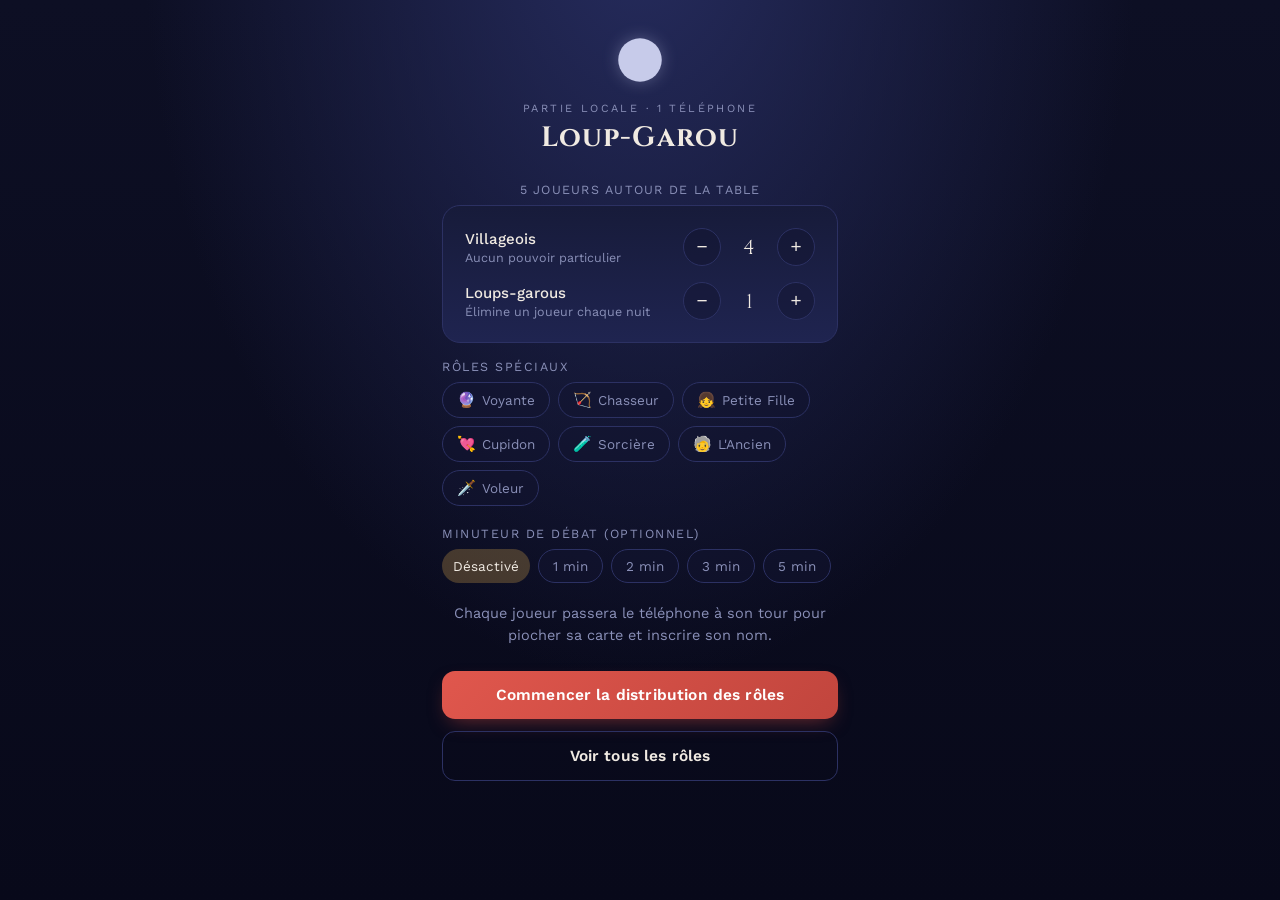
<file: index.html>
<!doctype html>
<html lang="fr">
  <head>
    <meta charset="UTF-8" />
    <meta
      name="viewport"
      content="width=device-width, initial-scale=1.0, maximum-scale=1, user-scalable=no, viewport-fit=cover"
    />
    <title>Loup-Garou</title>

    <!-- PWA -->
    <link rel="manifest" href="manifest.json" />
    <meta name="theme-color" content="#0d0f24" />
    <meta name="background-color" content="#08091a" />
    <link rel="icon" type="image/png" sizes="32x32" href="icons/favicon-32.png" />
    <link rel="apple-touch-icon" href="icons/apple-touch-icon.png" />
    <meta name="apple-mobile-web-app-capable" content="yes" />
    <meta name="mobile-web-app-capable" content="yes" />
    <meta name="apple-mobile-web-app-status-bar-style" content="black-translucent" />
    <meta name="apple-mobile-web-app-title" content="Loup-Garou" />
    <meta
      name="description"
      content="Jeu de Loup-Garou en local, un téléphone qui passe entre les joueurs."
    />
    <meta name="format-detection" content="telephone=no" />

    <link rel="stylesheet" href="css/style.css" />
  </head>
  <body>
    <div id="app"></div>

    <!-- Ordre important : chaque fichier dépend du(des) précédent(s). -->
    <script src="js/roles.js"></script>
    <script src="js/state.js"></script>
    <script src="js/templates.js"></script>
    <script src="js/app.js"></script>
  </body>
</html>
</file>
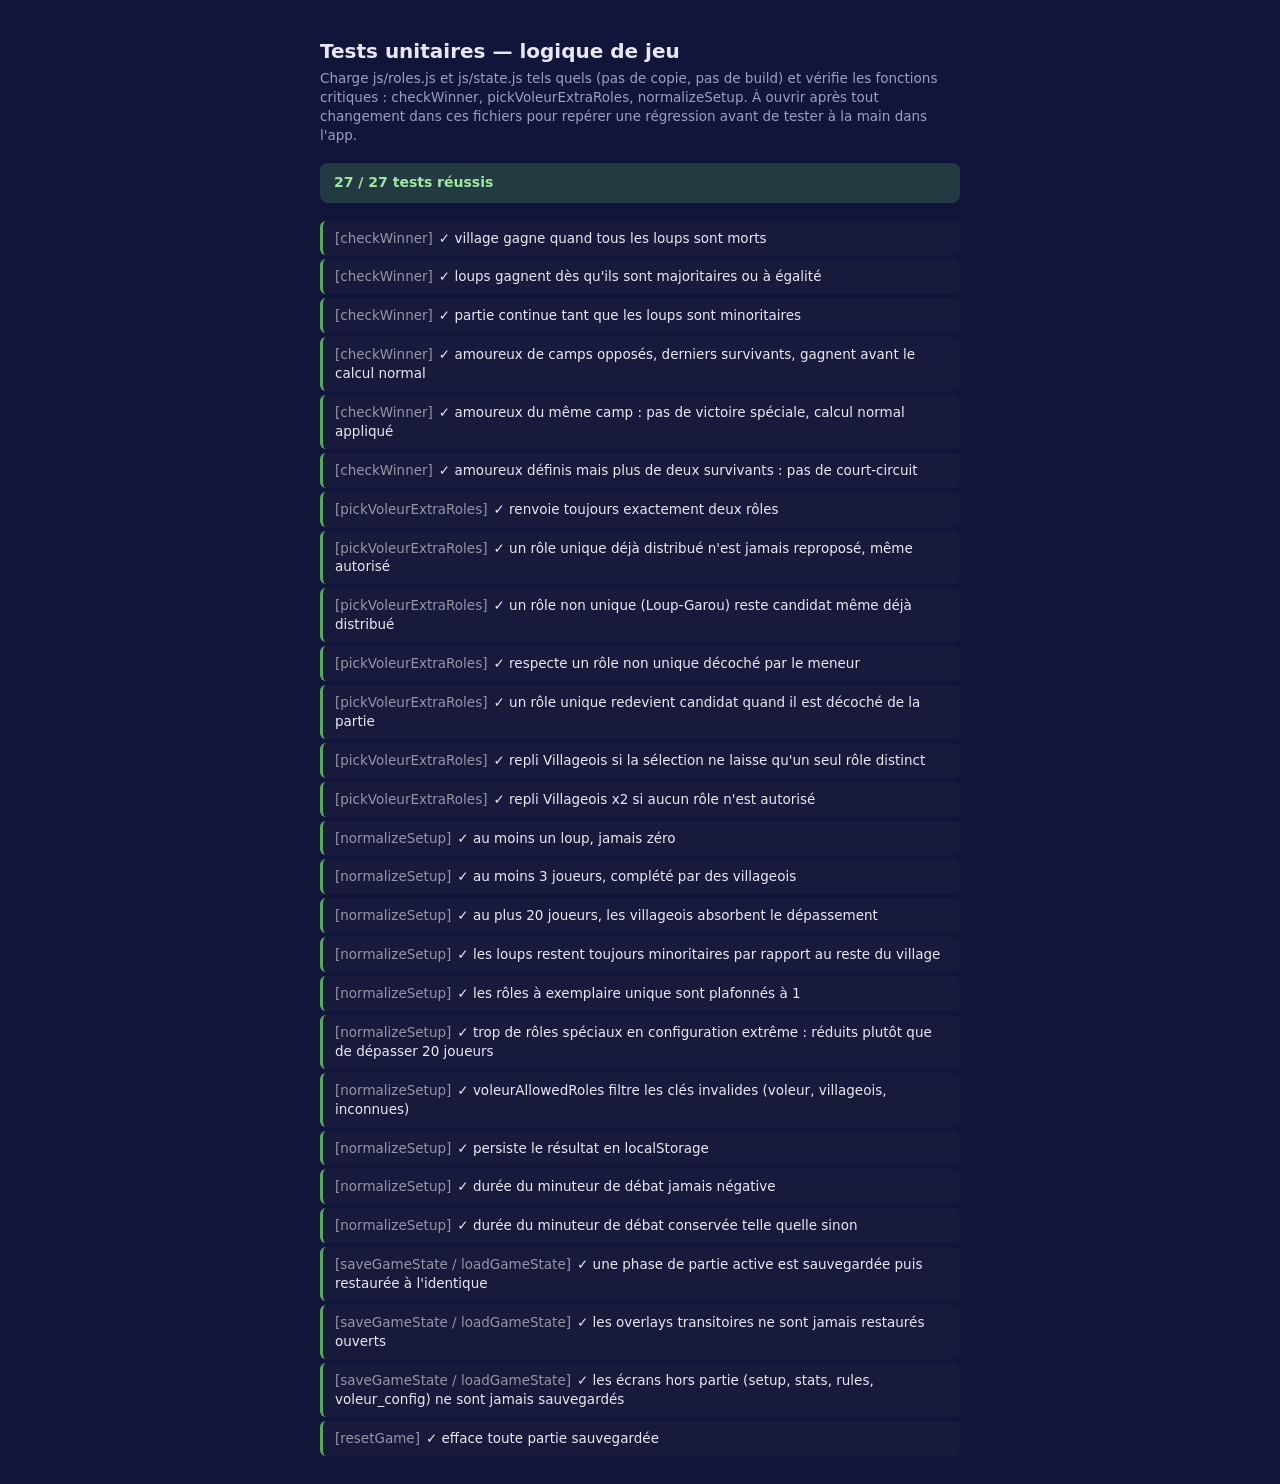
<file: test/index.html>
<!doctype html>
<html lang="fr">
<head>
<meta charset="UTF-8" />
<title>Tests — Loup-Garou</title>
<style>
  body {
    font-family: system-ui, sans-serif;
    background: #12153a;
    color: #e8e8f5;
    padding: 24px;
    max-width: 640px;
    margin: 0 auto;
    line-height: 1.4;
  }
  h1 { font-size: 20px; margin-bottom: 4px; }
  p.intro { color: #9a9fc4; font-size: 13.5px; margin: 0 0 18px; }
  .summary {
    font-weight: 600;
    margin: 0 0 18px;
    padding: 10px 14px;
    border-radius: 8px;
    font-size: 14px;
  }
  .summary.ok { background: rgba(90, 168, 90, 0.25); color: #9fe89f; }
  .summary.fail { background: rgba(193, 69, 61, 0.25); color: #ff8f86; }
  ul { list-style: none; padding: 0; margin: 0; }
  li {
    padding: 8px 12px;
    border-radius: 6px;
    margin-bottom: 4px;
    font-size: 13.5px;
  }
  li.pass { background: #171a3a; border-left: 3px solid #5aa85a; }
  li.fail { background: #2a1015; border-left: 3px solid #c1453d; color: #ff8f86; }
  li .err { display: block; font-size: 12px; opacity: 0.85; margin-top: 4px; white-space: pre-wrap; }
  li .group { opacity: 0.6; margin-right: 6px; }
</style>
</head>
<body>
  <h1>Tests unitaires — logique de jeu</h1>
  <p class="intro">
    Charge js/roles.js et js/state.js tels quels (pas de copie, pas de build) et
    vérifie les fonctions critiques : checkWinner, pickVoleurExtraRoles,
    normalizeSetup. À ouvrir après tout changement dans ces fichiers pour
    repérer une régression avant de tester à la main dans l'app.
  </p>
  <div id="summary" class="summary">Exécution...</div>
  <ul id="results"></ul>

  <!-- state.js appelle render() via set()/resetGame() ; ces fonctions ne
       sont pas testées ici, mais ce stub évite un crash si un changement
       futur leur fait emprunter ce chemin par erreur. -->
  <script>function render() {}</script>
  <script src="../js/roles.js"></script>
  <script src="../js/state.js"></script>
  <script src="tests.js"></script>
</body>
</html>
</file>
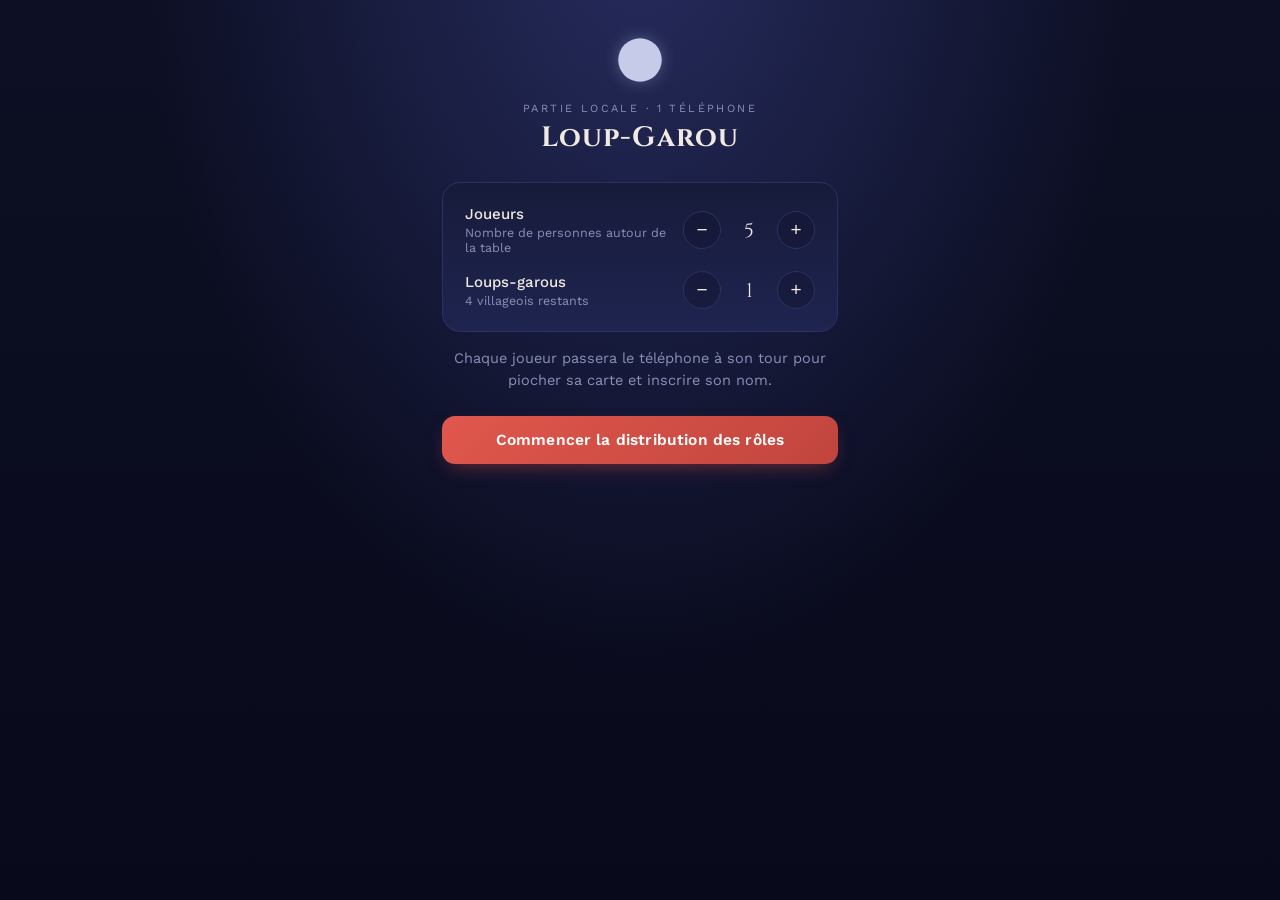
<file: loup-garou.html>
<!DOCTYPE html>
<html lang="fr">
<head>
<meta charset="UTF-8">
<meta name="viewport" content="width=device-width, initial-scale=1.0, maximum-scale=1, user-scalable=no">
<title>Loup-Garou</title>
<style>
@import url('https://fonts.googleapis.com/css2?family=Cinzel:wght@600;700&family=Work+Sans:wght@400;500;600;700&display=swap');

:root{
  --bg-night:#0d0f24;
  --bg-panel:#171b3a;
  --bg-panel-2:#1f2450;
  --accent-blood:#c1453d;
  --accent-blood-bright:#e0574d;
  --accent-gold:#d9a94e;
  --text-light:#f0eae2;
  --text-muted:#8a90b8;
  --border:#2c3163;
}

*{box-sizing:border-box; -webkit-tap-highlight-color:transparent;}
html,body{height:100%; margin:0;}
body{
  font-family:'Work Sans', sans-serif;
  background:
    radial-gradient(ellipse at 50% -10%, #262c5e 0%, transparent 55%),
    linear-gradient(180deg, var(--bg-night) 0%, #08091a 100%);
  color:var(--text-light);
  min-height:100vh;
  display:flex;
  align-items:center;
  justify-content:center;
  overflow-x:hidden;
}

#app{
  width:100%;
  max-width:440px;
  min-height:100vh;
  display:flex;
  flex-direction:column;
  padding:28px 22px 34px;
  position:relative;
}

/* ---- signature: the moon ---- */
.moon-wrap{
  display:flex;
  justify-content:center;
  margin-bottom:10px;
}
.moon-svg{ width:64px; height:64px; transition: filter .8s ease; }
.moon-body{ transition: fill 1s ease; }
.moon-glow-night   { filter: drop-shadow(0 0 14px rgba(230,230,255,.55)); }
.moon-glow-blood   { filter: drop-shadow(0 0 16px rgba(193,69,61,.75)); }
.moon-glow-gold    { filter: drop-shadow(0 0 16px rgba(217,169,78,.7)); }
.moon-glow-calm    { filter: drop-shadow(0 0 8px rgba(180,185,220,.35)); }

.eyebrow{
  text-align:center;
  font-size:11px;
  letter-spacing:.22em;
  text-transform:uppercase;
  color:var(--text-muted);
  margin-bottom:4px;
}
h1.title{
  font-family:'Cinzel', serif;
  font-weight:700;
  text-align:center;
  font-size:28px;
  letter-spacing:.04em;
  margin:0 0 26px;
  color:var(--text-light);
}
h2.stitle{
  font-family:'Cinzel', serif;
  font-weight:600;
  font-size:20px;
  text-align:center;
  letter-spacing:.02em;
  margin:0 0 6px;
}
.subtitle{
  text-align:center;
  color:var(--text-muted);
  font-size:14.5px;
  line-height:1.5;
  margin:0 0 24px;
}

.panel{
  background:linear-gradient(180deg, var(--bg-panel) 0%, var(--bg-panel-2) 100%);
  border:1px solid var(--border);
  border-radius:18px;
  padding:22px;
  margin-bottom:16px;
}

.row{
  display:flex;
  align-items:center;
  justify-content:space-between;
  gap:14px;
}
.row + .row{ margin-top:16px; }
.row .label{ font-size:15px; font-weight:500; }
.row .sub{ font-size:12.5px; color:var(--text-muted); margin-top:2px; }

.stepper{
  display:flex;
  align-items:center;
  gap:14px;
}
.stepper button{
  width:38px; height:38px;
  border-radius:50%;
  border:1px solid var(--border);
  background:#12153080;
  color:var(--text-light);
  font-size:19px;
  display:flex; align-items:center; justify-content:center;
  cursor:pointer;
}
.stepper button:active{ transform:scale(.94); }
.stepper .val{
  font-family:'Cinzel', serif;
  font-size:20px;
  min-width:28px;
  text-align:center;
}

.btn{
  display:block;
  width:100%;
  padding:15px 18px;
  border-radius:13px;
  border:none;
  font-family:'Work Sans', sans-serif;
  font-weight:600;
  font-size:15.5px;
  letter-spacing:.01em;
  cursor:pointer;
  text-align:center;
}
.btn:active{ transform:scale(.985); }
.btn-primary{
  background:linear-gradient(135deg, var(--accent-blood-bright), var(--accent-blood));
  color:#fff;
  box-shadow:0 8px 20px -8px rgba(193,69,61,.6);
}
.btn-primary:disabled{
  background:#3a3f66;
  color:#767ba6;
  box-shadow:none;
  cursor:not-allowed;
}
.btn-ghost{
  background:transparent;
  color:var(--text-light);
  border:1px solid var(--border);
}
.btn-gold{
  background:linear-gradient(135deg, #ecc873, var(--accent-gold));
  color:#241a05;
  box-shadow:0 8px 20px -8px rgba(217,169,78,.55);
}
.spacer{ flex:1; }
.footer-btn{ margin-top:auto; }

/* ---- card flip (role draw) ---- */
.card-zone{
  display:flex;
  justify-content:center;
  margin:14px 0 22px;
}
.card-flip{
  width:190px; height:270px;
  perspective:1200px;
}
.card-inner{
  position:relative;
  width:100%; height:100%;
  transition: transform .7s cubic-bezier(.2,.8,.3,1);
  transform-style:preserve-3d;
}
.card-flip.flipped .card-inner{ transform: rotateY(180deg); }
.card-face{
  position:absolute; inset:0;
  border-radius:16px;
  backface-visibility:hidden;
  display:flex; flex-direction:column;
  align-items:center; justify-content:center;
  padding:18px;
  border:1px solid var(--border);
}
.card-front{
  background:
    radial-gradient(circle at 50% 30%, #2a306b 0%, #14173a 70%);
}
.card-front .glyph{ font-size:40px; opacity:.85; margin-bottom:10px;}
.card-front .hint{ font-size:12.5px; color:var(--text-muted); text-transform:uppercase; letter-spacing:.14em; text-align:center;}
.card-back{
  transform: rotateY(180deg);
}
.card-back.role-loup{
  background:linear-gradient(160deg, #3a1414, #200a0a);
}
.card-back.role-villageois{
  background:linear-gradient(160deg, #2a2c50, #171a3a);
}
.card-back .glyph{ font-size:52px; margin-bottom:10px; }
.card-back .rolename{
  font-family:'Cinzel', serif;
  font-size:19px;
  font-weight:700;
  text-align:center;
}

input[type=text]{
  width:100%;
  padding:14px 16px;
  border-radius:12px;
  border:1px solid var(--border);
  background:#0f1230;
  color:var(--text-light);
  font-size:16px;
  font-family:'Work Sans', sans-serif;
  outline:none;
}
input[type=text]:focus{ border-color: var(--accent-gold); }
label.field-label{
  display:block;
  font-size:12.5px;
  color:var(--text-muted);
  text-transform:uppercase;
  letter-spacing:.12em;
  margin:16px 0 8px;
}

.progress{
  text-align:center;
  font-size:12.5px;
  color:var(--text-muted);
  letter-spacing:.1em;
  text-transform:uppercase;
  margin-bottom:8px;
}

/* player list (target selection / roster) */
.plist{ display:flex; flex-direction:column; gap:9px; margin:4px 0 18px;}
.pitem{
  display:flex; align-items:center; gap:12px;
  padding:13px 15px;
  border-radius:12px;
  border:1px solid var(--border);
  background:#12153080;
  cursor:pointer;
}
.pitem.selected{
  border-color:var(--accent-blood-bright);
  background:linear-gradient(135deg, rgba(193,69,61,.22), rgba(193,69,61,.08));
}
.pitem .dot{
  width:9px; height:9px; border-radius:50%;
  background:var(--text-muted);
  flex-shrink:0;
}
.pitem.selected .dot{ background:var(--accent-blood-bright); }
.pitem .name{ font-size:15px; font-weight:500; }
.pitem-none{ border-style:dashed; }
.pitem-none .name{ color:var(--text-muted); font-style:italic; }
.pitem-none.selected{
  border-color:var(--accent-gold);
  background:linear-gradient(135deg, rgba(217,169,78,.2), rgba(217,169,78,.06));
}
.pitem-none.selected .dot{ background:var(--accent-gold); }
.divider-label{
  text-align:center; font-size:11.5px; color:var(--text-muted);
  text-transform:uppercase; letter-spacing:.1em; margin:2px 0 9px;
}

.roster{ display:flex; flex-direction:column; gap:7px; margin:4px 0 20px; }
.roster .ritem{
  display:flex; align-items:center; justify-content:space-between;
  padding:10px 14px;
  border-radius:10px;
  background:#12153080;
  font-size:14px;
}
.roster .ritem.dead{ opacity:.45; text-decoration:line-through; }
.roster .rolebadge{
  font-size:11px;
  padding:3px 8px;
  border-radius:20px;
  text-transform:uppercase;
  letter-spacing:.06em;
}
.rolebadge.loup{ background:rgba(193,69,61,.25); color:#ff8f86;}
.rolebadge.villageois{ background:rgba(120,140,220,.2); color:#aab4ee;}

.center-icon{ font-size:52px; text-align:center; margin-bottom:14px; }

.fade-in{ animation: fadeIn .45s ease; }
@keyframes fadeIn{ from{opacity:0; transform:translateY(6px);} to{opacity:1; transform:translateY(0);} }

.winner-banner{
  text-align:center;
  font-family:'Cinzel', serif;
  font-size:24px;
  font-weight:700;
  margin:10px 0 4px;
}

/* ---- reveal-all floating button + overlay ---- */
.reveal-fab{
  position:fixed;
  left:18px; bottom:18px;
  width:52px; height:52px;
  border-radius:50%;
  border:1px solid var(--border);
  background:#171b3ae0;
  backdrop-filter:blur(6px);
  color:var(--text-light);
  font-size:22px;
  display:flex; align-items:center; justify-content:center;
  cursor:pointer;
  z-index:40;
  box-shadow:0 8px 22px -8px rgba(0,0,0,.6);
}
.reveal-fab:active{ transform:scale(.93); }

.reveal-overlay{
  position:fixed; inset:0;
  background:rgba(6,7,20,.88);
  backdrop-filter:blur(3px);
  z-index:60;
  display:flex;
  align-items:flex-end;
  justify-content:center;
}
.reveal-sheet{
  width:100%;
  max-width:440px;
  max-height:82vh;
  overflow-y:auto;
  background:linear-gradient(180deg, var(--bg-panel) 0%, #10132c 100%);
  border:1px solid var(--border);
  border-bottom:none;
  border-radius:22px 22px 0 0;
  padding:22px 20px 26px;
}
.reveal-sheet h2.stitle{ margin-bottom:2px; }
.reveal-sheet .subtitle{ margin-bottom:18px; }
.reveal-close{
  display:block;
  width:100%;
  margin-top:16px;
  padding:14px;
  border-radius:12px;
  border:1px solid var(--border);
  background:transparent;
  color:var(--text-light);
  font-family:'Work Sans', sans-serif;
  font-weight:600;
  font-size:15px;
  cursor:pointer;
}
</style>
</head>
<body>
<div id="app"></div>

<script>
const app = document.getElementById('app');

const ROLE_INFO = {
  'loup-garou': { label:'Loup-Garou', glyph:'🐺', cls:'loup' },
  'villageois': { label:'Villageois', glyph:'🌾', cls:'villageois' }
};

let state = {
  phase:'setup',
  numPlayers: 5,
  numWolves: 1,
  deck: [],
  players: [],       // {id, name, role, alive}
  distributeIndex: 0,
  revealed: false,
  round: 1,
  targetId: null,
  lastVictimId: null,
  showVictimCard: false,
  dayTargetId: undefined,
  lastDayVictimId: null,
  showDayVictimCard: false,
  showAllCards: false,
  winner: null
};

function shuffle(arr){
  const a = arr.slice();
  for(let i=a.length-1;i>0;i--){
    const j = Math.floor(Math.random()*(i+1));
    [a[i],a[j]] = [a[j],a[i]];
  }
  return a;
}

function maxWolves(n){ return Math.max(1, n - 1); }

function checkWinner(players){
  const aliveWolves = players.filter(p=>p.alive && p.role==='loup-garou').length;
  const aliveVillagers = players.filter(p=>p.alive && p.role==='villageois').length;
  if(aliveWolves === 0) return 'villageois';
  if(aliveWolves >= aliveVillagers) return 'loups-garous';
  return null;
}

function set(partial){
  state = {...state, ...partial};
  render();
}

function resetGame(){
  state = {
    phase:'setup', numPlayers:5, numWolves:1, deck:[], players:[],
    distributeIndex:0, revealed:false, round:1, targetId:null,
    lastVictimId:null, showVictimCard:false,
    dayTargetId:undefined, lastDayVictimId:null, showDayVictimCard:false,
    showAllCards:false,
    winner:null
  };
  render();
}

/* ---------- moon ---------- */
function moonSvg(mode){
  // mode: calm | night | blood | gold
  const colors = {
    calm:  '#c7cbea',
    night: '#f4f4ff',
    blood: '#e0574d',
    gold:  '#f0c878'
  };
  const glowClass = {
    calm:'moon-glow-calm', night:'moon-glow-night', blood:'moon-glow-blood', gold:'moon-glow-gold'
  }[mode];
  return `<div class="moon-wrap">
    <svg class="moon-svg ${glowClass}" viewBox="0 0 100 100">
      <circle class="moon-body" cx="50" cy="50" r="34" fill="${colors[mode]}"/>
    </svg>
  </div>`;
}

/* ---------- templates per phase ---------- */

function tplSetup(){
  const wolvesMax = maxWolves(state.numPlayers);
  return `
    ${moonSvg('calm')}
    <div class="eyebrow">Partie locale · 1 téléphone</div>
    <h1 class="title">Loup-Garou</h1>

    <div class="panel">
      <div class="row">
        <div>
          <div class="label">Joueurs</div>
          <div class="sub">Nombre de personnes autour de la table</div>
        </div>
        <div class="stepper">
          <button data-act="players-" >−</button>
          <div class="val">${state.numPlayers}</div>
          <button data-act="players+">+</button>
        </div>
      </div>
      <div class="row">
        <div>
          <div class="label">Loups-garous</div>
          <div class="sub">${state.numPlayers - state.numWolves} villageois restants</div>
        </div>
        <div class="stepper">
          <button data-act="wolves-">−</button>
          <div class="val">${state.numWolves}</div>
          <button data-act="wolves+">+</button>
        </div>
      </div>
    </div>

    <div class="subtitle">Chaque joueur passera le téléphone à son tour pour piocher sa carte et inscrire son nom.</div>

    <button class="btn btn-primary" id="start-distribute">Commencer la distribution des rôles</button>
  `;
}

function tplDistribute(){
  const i = state.distributeIndex;
  const role = state.deck[i];
  const info = ROLE_INFO[role];
  const isLast = i === state.numPlayers - 1;

  if(!state.revealed){
    return `
      ${moonSvg('calm')}
      <div class="progress">Joueur ${i+1} / ${state.numPlayers}</div>
      <h2 class="stitle">Passez le téléphone</h2>
      <div class="subtitle">Au joueur suivant. Il touche la carte pour découvrir son rôle en secret.</div>
      <div class="card-zone">
        <div class="card-flip" id="cardFlip">
          <div class="card-inner">
            <div class="card-face card-front">
              <div class="glyph">🌒</div>
              <div class="hint">Toucher pour piocher</div>
            </div>
            <div class="card-face card-back role-${info.cls}">
              <div class="glyph">${info.glyph}</div>
              <div class="rolename">${info.label}</div>
            </div>
          </div>
        </div>
      </div>
    `;
  }

  return `
    ${moonSvg('calm')}
    <div class="progress">Joueur ${i+1} / ${state.numPlayers}</div>
    <h2 class="stitle">Votre carte</h2>
    <div class="subtitle">Retenez votre rôle, puis inscrivez votre nom pour la valider.</div>
    <div class="card-zone">
      <div class="card-flip flipped">
        <div class="card-inner">
          <div class="card-face card-front">
            <div class="glyph">🌒</div>
            <div class="hint">Toucher pour piocher</div>
          </div>
          <div class="card-face card-back role-${info.cls}">
            <div class="glyph">${info.glyph}</div>
            <div class="rolename">${info.label}</div>
          </div>
        </div>
      </div>
    </div>
    <label class="field-label">Votre nom</label>
    <input type="text" id="nameInput" placeholder="Entrez votre nom" autocomplete="off" value="${state.nameInputVal||''}">
    <div style="height:18px"></div>
    <button class="btn btn-primary" id="confirm-name" disabled>${isLast ? 'Valider et commencer la nuit' : 'Valider et passer au joueur suivant'}</button>
  `;
}

function tplNightSleep(){
  return `
    ${moonSvg('night')}
    <div class="eyebrow">Nuit ${state.round}</div>
    <div class="center-icon">🌙</div>
    <h2 class="stitle">Le village s'endort...</h2>
    <div class="subtitle">Tout le monde ferme les yeux. Le maître du jeu garde le téléphone.</div>
    <button class="btn btn-primary" id="wake-wolves">Les loups-garous se réveillent</button>
  `;
}

function tplNightWolves(){
  const targets = state.players.filter(p => p.alive && p.role !== 'loup-garou');
  return `
    ${moonSvg('night')}
    <div class="eyebrow">Nuit ${state.round}</div>
    <div class="center-icon">🐺</div>
    <h2 class="stitle">Les loups-garous se réveillent</h2>
    <div class="subtitle">Ils désignent en silence leur victime. Le maître du jeu sélectionne ci-dessous.</div>
    <div class="plist">
      ${targets.map(p => `
        <div class="pitem ${state.targetId===p.id?'selected':''}" data-target="${p.id}">
          <div class="dot"></div>
          <div class="name">${escapeHtml(p.name)}</div>
        </div>
      `).join('')}
    </div>
    <button class="btn btn-primary" id="confirm-target" ${state.targetId===null?'disabled':''}>Confirmer la cible</button>
  `;
}

function tplNightTransition(){
  return `
    ${moonSvg('night')}
    <div class="eyebrow">Nuit ${state.round}</div>
    <div class="center-icon">🌙</div>
    <h2 class="stitle">Les loups-garous se rendorment...</h2>
    <div class="subtitle">Le village va se réveiller.</div>
    <button class="btn btn-primary" id="wake-village">Réveiller le village</button>
  `;
}

function tplNightReveal(){
  const victim = state.players.find(p => p.id === state.lastVictimId);
  const info = ROLE_INFO[victim.role];
  const gameEnds = checkWinner(state.players) !== null;

  return `
    ${moonSvg('blood')}
    <div class="center-icon">☀️</div>
    <h2 class="stitle">Le village se réveille</h2>
    <div class="subtitle">Cette nuit, <strong>${escapeHtml(victim.name)}</strong> a été dévoré(e) par les loups-garous.</div>

    <div class="card-zone">
      <div class="card-flip ${state.showVictimCard?'flipped':''}">
        <div class="card-inner">
          <div class="card-face card-front">
            <div class="glyph">🌒</div>
            <div class="hint">Carte de ${escapeHtml(victim.name)}</div>
          </div>
          <div class="card-face card-back role-${info.cls}">
            <div class="glyph">${info.glyph}</div>
            <div class="rolename">${info.label}</div>
          </div>
        </div>
      </div>
    </div>
    <button class="btn btn-ghost" id="toggle-victim-card">${state.showVictimCard ? 'Cacher la carte' : 'Afficher sa carte'}</button>

    <label class="field-label">Survivants</label>
    <div class="roster">
      ${state.players.map(p => `
        <div class="ritem ${p.alive?'':'dead'}">
          <span>${escapeHtml(p.name)}</span>
          ${(!p.alive && (p.roleRevealed || (p.id === state.lastVictimId && state.showVictimCard))) ? `<span class="rolebadge ${ROLE_INFO[p.role].cls}">${ROLE_INFO[p.role].label}</span>` : ''}
        </div>
      `).join('')}
    </div>

    <button class="btn btn-primary" id="continue-after-reveal">${gameEnds ? 'Voir le résultat' : 'Réveiller le village pour voter'}</button>
  `;
}

function tplDayVote(){
  const alive = state.players.filter(p => p.alive);
  return `
    ${moonSvg('gold')}
    <div class="eyebrow">Jour ${state.round}</div>
    <div class="center-icon">🗳️</div>
    <h2 class="stitle">Le village vote</h2>
    <div class="subtitle">Discutez, puis désignez la personne que le village choisit d'éliminer.</div>
    <div class="plist">
      ${alive.map(p => `
        <div class="pitem ${state.dayTargetId===p.id?'selected':''}" data-dayvote="${p.id}">
          <div class="dot"></div>
          <div class="name">${escapeHtml(p.name)}</div>
        </div>
      `).join('')}
      <div class="pitem pitem-none ${state.dayTargetId==='none'?'selected':''}" data-dayvote="none">
        <div class="dot"></div>
        <div class="name">Égalité — personne n'est éliminé</div>
      </div>
    </div>
    <button class="btn btn-primary" id="confirm-day-vote" ${state.dayTargetId===undefined?'disabled':''}>Confirmer le vote</button>
  `;
}

function tplDayReveal(){
  const hasVictim = state.lastDayVictimId !== null;
  const victim = hasVictim ? state.players.find(p => p.id === state.lastDayVictimId) : null;
  const info = hasVictim ? ROLE_INFO[victim.role] : null;
  const gameEnds = checkWinner(state.players) !== null;

  return `
    ${moonSvg('gold')}
    <div class="eyebrow">Jour ${state.round}</div>
    <div class="center-icon">${hasVictim ? '⚖️' : '🤝'}</div>
    <h2 class="stitle">${hasVictim ? 'Le verdict du village' : 'Aucune élimination'}</h2>
    <div class="subtitle">${hasVictim
      ? `Le village a voté l'élimination de <strong>${escapeHtml(victim.name)}</strong>.`
      : `Le vote se solde par une égalité, personne n'est éliminé aujourd'hui.`}</div>

    ${hasVictim ? `
      <div class="card-zone">
        <div class="card-flip ${state.showDayVictimCard?'flipped':''}">
          <div class="card-inner">
            <div class="card-face card-front">
              <div class="glyph">🌒</div>
              <div class="hint">Carte de ${escapeHtml(victim.name)}</div>
            </div>
            <div class="card-face card-back role-${info.cls}">
              <div class="glyph">${info.glyph}</div>
              <div class="rolename">${info.label}</div>
            </div>
          </div>
        </div>
      </div>
      <button class="btn btn-ghost" id="toggle-day-victim-card">${state.showDayVictimCard ? 'Cacher la carte' : 'Afficher sa carte'}</button>
    ` : ''}

    <label class="field-label">Survivants</label>
    <div class="roster">
      ${state.players.map(p => `
        <div class="ritem ${p.alive?'':'dead'}">
          <span>${escapeHtml(p.name)}</span>
          ${(!p.alive && (p.roleRevealed || (p.id === state.lastDayVictimId && state.showDayVictimCard))) ? `<span class="rolebadge ${ROLE_INFO[p.role].cls}">${ROLE_INFO[p.role].label}</span>` : ''}
        </div>
      `).join('')}
    </div>

    <button class="btn btn-primary" id="continue-after-day">${gameEnds ? 'Voir le résultat' : 'Nuit suivante'}</button>
  `;
}

function tplGameOver(){
  const wolvesWon = state.winner === 'loups-garous';
  return `
    ${moonSvg(wolvesWon ? 'blood' : 'gold')}
    <div class="center-icon">${wolvesWon ? '🐺' : '🌞'}</div>
    <div class="winner-banner">${wolvesWon ? 'Les loups-garous ont gagné' : 'Les villageois ont gagné'}</div>
    <div class="subtitle">Partie terminée après ${state.round} nuit${state.round>1?'s':''}.</div>

    <label class="field-label">Tous les rôles</label>
    <div class="roster">
      ${state.players.map(p => `
        <div class="ritem ${p.alive?'':'dead'}">
          <span>${escapeHtml(p.name)}</span>
          <span class="rolebadge ${ROLE_INFO[p.role].cls}">${ROLE_INFO[p.role].label}</span>
        </div>
      `).join('')}
    </div>

    <button class="btn btn-gold" id="new-game">Nouvelle partie</button>
  `;
}

function escapeHtml(s){
  return s.replace(/[&<>"']/g, c => ({'&':'&amp;','<':'&lt;','>':'&gt;','"':'&quot;',"'":'&#39;'}[c]));
}

function tplRevealAllOverlay(){
  return `
    <div class="reveal-overlay" id="revealOverlay">
      <div class="reveal-sheet" id="revealSheet">
        <h2 class="stitle">Toutes les cartes</h2>
        <div class="subtitle">Rôles de tous les joueurs, vivants et morts.</div>
        <div class="roster">
          ${state.players.map(p => `
            <div class="ritem ${p.alive?'':'dead'}">
              <span>${escapeHtml(p.name)}</span>
              <span class="rolebadge ${ROLE_INFO[p.role].cls}">${ROLE_INFO[p.role].label}</span>
            </div>
          `).join('')}
        </div>
        <button class="reveal-close" id="closeRevealOverlay">Fermer</button>
      </div>
    </div>
  `;
}

/* ---------- render + wire events ---------- */
function render(){
  let html = '';
  switch(state.phase){
    case 'setup': html = tplSetup(); break;
    case 'distribute': html = tplDistribute(); break;
    case 'night_sleep': html = tplNightSleep(); break;
    case 'night_wolves': html = tplNightWolves(); break;
    case 'night_transition': html = tplNightTransition(); break;
    case 'night_reveal': html = tplNightReveal(); break;
    case 'day_vote': html = tplDayVote(); break;
    case 'day_reveal': html = tplDayReveal(); break;
    case 'gameover': html = tplGameOver(); break;
  }
  const showFab = state.players.length > 0 && state.phase !== 'distribute';
  const fab = showFab ? `<button class="reveal-fab" id="revealFab" title="Voir toutes les cartes">🃏</button>` : '';
  const overlay = state.showAllCards ? tplRevealAllOverlay() : '';
  app.innerHTML = `<div class="fade-in">${html}</div>${fab}${overlay}`;
  wire();
}

function wire(){
  // setup
  const pMinus = app.querySelector('[data-act="players-"]');
  const pPlus  = app.querySelector('[data-act="players+"]');
  const wMinus = app.querySelector('[data-act="wolves-"]');
  const wPlus  = app.querySelector('[data-act="wolves+"]');
  if(pMinus) pMinus.onclick = () => {
    const n = Math.max(3, state.numPlayers-1);
    const w = Math.min(state.numWolves, maxWolves(n));
    set({numPlayers:n, numWolves:w});
  };
  if(pPlus) pPlus.onclick = () => {
    const n = Math.min(20, state.numPlayers+1);
    set({numPlayers:n});
  };
  if(wMinus) wMinus.onclick = () => {
    set({numWolves: Math.max(1, state.numWolves-1)});
  };
  if(wPlus) wPlus.onclick = () => {
    set({numWolves: Math.min(maxWolves(state.numPlayers), state.numWolves+1)});
  };
  const startDistribute = app.querySelector('#start-distribute');
  if(startDistribute) startDistribute.onclick = () => {
    const roles = shuffle([
      ...Array(state.numWolves).fill('loup-garou'),
      ...Array(state.numPlayers - state.numWolves).fill('villageois')
    ]);
    set({deck: roles, phase:'distribute', distributeIndex:0, revealed:false, players:[]});
  };

  // distribute
  const cardFlip = app.querySelector('#cardFlip');
  if(cardFlip) cardFlip.onclick = () => set({revealed:true});
  const nameInput = app.querySelector('#nameInput');
  const confirmName = app.querySelector('#confirm-name');
  if(nameInput){
    nameInput.oninput = () => {
      confirmName.disabled = nameInput.value.trim().length === 0;
      state.nameInputVal = nameInput.value;
    };
    nameInput.focus();
  }
  if(confirmName) confirmName.onclick = () => {
    const name = (nameInput.value || '').trim();
    if(!name) return;
    const role = state.deck[state.distributeIndex];
    const newPlayers = [...state.players, {id: state.distributeIndex, name, role, alive:true, roleRevealed:false}];
    const nextIndex = state.distributeIndex + 1;
    if(nextIndex >= state.numPlayers){
      set({players:newPlayers, phase:'night_sleep', round:1, distributeIndex:nextIndex, revealed:false, nameInputVal:''});
    } else {
      set({players:newPlayers, distributeIndex:nextIndex, revealed:false, nameInputVal:''});
    }
  };

  // night sleep
  const wakeWolves = app.querySelector('#wake-wolves');
  if(wakeWolves) wakeWolves.onclick = () => set({phase:'night_wolves', targetId:null});

  // night wolves - target selection
  app.querySelectorAll('[data-target]').forEach(el => {
    el.onclick = () => set({targetId: Number(el.getAttribute('data-target'))});
  });
  const confirmTarget = app.querySelector('#confirm-target');
  if(confirmTarget) confirmTarget.onclick = () => {
    const players = state.players.map(p => p.id === state.targetId ? {...p, alive:false} : p);
    set({players, lastVictimId: state.targetId, phase:'night_transition'});
  };

  // night transition
  const wakeVillage = app.querySelector('#wake-village');
  if(wakeVillage) wakeVillage.onclick = () => set({phase:'night_reveal', showVictimCard:false});

  // night reveal
  const toggleCard = app.querySelector('#toggle-victim-card');
  if(toggleCard) toggleCard.onclick = () => set({showVictimCard: !state.showVictimCard});
  const continueBtn = app.querySelector('#continue-after-reveal');
  if(continueBtn) continueBtn.onclick = () => {
    const players = state.players.map(p => p.id === state.lastVictimId ? {...p, roleRevealed:true} : p);
    const winner = checkWinner(players);
    if(winner){
      set({players, phase:'gameover', winner});
    } else {
      set({players, phase:'day_vote', dayTargetId:undefined});
    }
  };

  // day vote
  app.querySelectorAll('[data-dayvote]').forEach(el => {
    el.onclick = () => {
      const v = el.getAttribute('data-dayvote');
      set({dayTargetId: v === 'none' ? 'none' : Number(v)});
    };
  });
  const confirmDayVote = app.querySelector('#confirm-day-vote');
  if(confirmDayVote) confirmDayVote.onclick = () => {
    if(state.dayTargetId === 'none'){
      set({lastDayVictimId:null, showDayVictimCard:false, phase:'day_reveal'});
    } else {
      const players = state.players.map(p => p.id === state.dayTargetId ? {...p, alive:false} : p);
      set({players, lastDayVictimId: state.dayTargetId, showDayVictimCard:false, phase:'day_reveal'});
    }
  };

  // day reveal
  const toggleDayCard = app.querySelector('#toggle-day-victim-card');
  if(toggleDayCard) toggleDayCard.onclick = () => set({showDayVictimCard: !state.showDayVictimCard});
  const continueAfterDay = app.querySelector('#continue-after-day');
  if(continueAfterDay) continueAfterDay.onclick = () => {
    const players = state.lastDayVictimId !== null
      ? state.players.map(p => p.id === state.lastDayVictimId ? {...p, roleRevealed:true} : p)
      : state.players;
    const winner = checkWinner(players);
    if(winner){
      set({players, phase:'gameover', winner});
    } else {
      set({players, phase:'night_sleep', round: state.round+1, targetId:null});
    }
  };

  // gameover
  const newGame = app.querySelector('#new-game');
  if(newGame) newGame.onclick = resetGame;

  // reveal-all fab
  const revealFab = app.querySelector('#revealFab');
  if(revealFab) revealFab.onclick = () => set({showAllCards:true});
  const closeReveal = app.querySelector('#closeRevealOverlay');
  if(closeReveal) closeReveal.onclick = () => set({showAllCards:false});
  const revealOverlay = app.querySelector('#revealOverlay');
  if(revealOverlay) revealOverlay.onclick = (e) => {
    if(e.target === revealOverlay) set({showAllCards:false});
  };
}

render();
</script>
</body>
</html>
</file>
<file: css/style.css>
/**
 * style.css — Feuille de style unique de l'application.
 * Thème "nuit de pleine lune" : fond bleu nuit, accents sang/or.
 * Variables de couleur en haut (:root) pour tout ajuster facilement.
 */

@import url("https://fonts.googleapis.com/css2?family=Cinzel:wght@600;700&family=Work+Sans:wght@400;500;600;700&display=swap");

:root {
  --bg-night: #0d0f24;
  --bg-panel: #171b3a;
  --bg-panel-2: #1f2450;
  --accent-blood: #c1453d;
  --accent-blood-bright: #e0574d;
  --accent-gold: #d9a94e;
  --text-light: #f0eae2;
  --text-muted: #8a90b8;
  --border: #2c3163;
}

* {
  box-sizing: border-box;
  -webkit-tap-highlight-color: transparent;
}
html,
body {
  margin: 0;
}
body {
  font-family: "Work Sans", sans-serif;
  background:
    radial-gradient(ellipse at 50% -10%, #262c5e 0%, transparent 55%),
    linear-gradient(180deg, var(--bg-night) 0%, #08091a 100%);
  color: var(--text-light);
  /* min-height (pas height) : sur un écran court le body reste centré à
     100vh, mais s'il y a plus de contenu que ça (ex. l'écran des rôles
     avec 8 fiches), le body grandit avec lui au lieu de le laisser
     déborder de façon inatteignable au scroll des deux côtés à la fois. */
  min-height: 100vh;
  min-height: 100dvh;
  display: flex;
  align-items: center;
  justify-content: center;
  overflow-x: hidden;
}

#app {
  width: 100%;
  max-width: 440px;
  min-height: 100vh;
  min-height: 100dvh;
  display: flex;
  flex-direction: column;
  padding: calc(28px + env(safe-area-inset-top))
    calc(22px + env(safe-area-inset-right))
    calc(34px + env(safe-area-inset-bottom))
    calc(22px + env(safe-area-inset-left));
  position: relative;
}

/* ---- signature: the moon ---- */
.moon-wrap {
  display: flex;
  justify-content: center;
  margin-bottom: 10px;
}
.moon-svg {
  width: 64px;
  height: 64px;
  transition: filter 0.8s ease;
}
.moon-body {
  transition: fill 1s ease;
}
.moon-glow-night {
  filter: drop-shadow(0 0 14px rgba(230, 230, 255, 0.55));
}
.moon-glow-blood {
  filter: drop-shadow(0 0 16px rgba(193, 69, 61, 0.75));
}
.moon-glow-gold {
  filter: drop-shadow(0 0 16px rgba(217, 169, 78, 0.7));
}
.moon-glow-calm {
  filter: drop-shadow(0 0 8px rgba(180, 185, 220, 0.35));
}

.eyebrow {
  text-align: center;
  font-size: 11px;
  letter-spacing: 0.22em;
  text-transform: uppercase;
  color: var(--text-muted);
  margin-bottom: 4px;
}
h1.title {
  font-family: "Cinzel", serif;
  font-weight: 700;
  text-align: center;
  font-size: 28px;
  letter-spacing: 0.04em;
  margin: 0 0 26px;
  color: var(--text-light);
}
h2.stitle {
  font-family: "Cinzel", serif;
  font-weight: 600;
  font-size: 20px;
  text-align: center;
  letter-spacing: 0.02em;
  margin: 0 0 6px;
}
.subtitle {
  text-align: center;
  color: var(--text-muted);
  font-size: 14.5px;
  line-height: 1.5;
  margin: 0 0 24px;
}

.panel {
  background: linear-gradient(
    180deg,
    var(--bg-panel) 0%,
    var(--bg-panel-2) 100%
  );
  border: 1px solid var(--border);
  border-radius: 18px;
  padding: 22px;
  margin-bottom: 16px;
}

.row {
  display: flex;
  align-items: center;
  justify-content: space-between;
  gap: 14px;
}
.row + .row {
  margin-top: 16px;
}
.row .label {
  font-size: 15px;
  font-weight: 500;
}
.row .sub {
  font-size: 12.5px;
  color: var(--text-muted);
  margin-top: 2px;
}

.stepper {
  display: flex;
  align-items: center;
  gap: 14px;
}
.stepper button {
  width: 38px;
  height: 38px;
  border-radius: 50%;
  border: 1px solid var(--border);
  background: #12153080;
  color: var(--text-light);
  font-size: 19px;
  display: flex;
  align-items: center;
  justify-content: center;
  cursor: pointer;
}
.stepper button:active {
  transform: scale(0.94);
}
.stepper .val {
  font-family: "Cinzel", serif;
  font-size: 20px;
  min-width: 28px;
  text-align: center;
}

/* Puces de rôles spéciaux (configuration) : compact et extensible à
   beaucoup de rôles, contrairement aux lignes + stepper des rôles de base. */
.role-chip-grid {
  display: flex;
  flex-wrap: wrap;
  gap: 8px;
  margin-bottom: 20px;
}
.role-chip {
  display: flex;
  align-items: center;
  gap: 6px;
  padding: 8px 14px;
  border-radius: 20px;
  border: 1px solid var(--border);
  background: #12153080;
  color: var(--text-muted);
  font-size: 13.5px;
  font-family: inherit;
}
button.role-chip {
  cursor: pointer;
}
button.role-chip:active {
  transform: scale(0.96);
}
.role-chip .chip-glyph {
  font-size: 15px;
}
.role-chip.active {
  color: var(--text-light);
  border-color: transparent;
  padding: 6px 10px;
}
.role-chip.active.voyante {
  background: rgba(155, 89, 220, 0.25);
}
.role-chip.active.chasseur {
  background: rgba(220, 149, 89, 0.25);
}
.role-chip.active.fille {
  background: rgba(224, 92, 150, 0.25);
}
.role-chip.active.cupidon {
  background: rgba(214, 51, 108, 0.3);
}
.role-chip.active.sorciere {
  background: rgba(90, 168, 90, 0.3);
}
.role-chip.active.ancien {
  background: rgba(180, 150, 90, 0.32);
}
.role-chip.active.voleur {
  background: rgba(70, 130, 130, 0.3);
}
.role-chip.active.loup {
  background: rgba(193, 69, 61, 0.25);
}
.role-chip.active.timer {
  background: rgba(217, 169, 78, 0.28);
}
.role-chip-wrap {
  display: inline-flex;
  align-items: center;
  gap: 6px;
}
.chip-gear {
  width: 30px;
  height: 30px;
  border-radius: 50%;
  border: 1px solid var(--border);
  background: #12153080;
  color: var(--text-light);
  font-size: 14px;
  font-family: inherit;
  display: flex;
  align-items: center;
  justify-content: center;
  padding: 0;
  cursor: pointer;
}
.chip-gear:active {
  transform: scale(0.9);
}
.role-chip .chip-step {
  width: 22px;
  height: 22px;
  border-radius: 50%;
  border: 1px solid rgba(255, 255, 255, 0.25);
  background: transparent;
  color: inherit;
  font-size: 14px;
  font-family: inherit;
  display: flex;
  align-items: center;
  justify-content: center;
  padding: 0;
  cursor: pointer;
}
.role-chip .chip-step:active {
  transform: scale(0.9);
}
.role-chip .chip-count {
  font-family: "Cinzel", serif;
  font-size: 14px;
  min-width: 14px;
  text-align: center;
}

.btn {
  display: block;
  width: 100%;
  padding: 15px 18px;
  border-radius: 13px;
  border: none;
  font-family: "Work Sans", sans-serif;
  font-weight: 600;
  font-size: 15.5px;
  letter-spacing: 0.01em;
  cursor: pointer;
  text-align: center;
}
.btn:active {
  transform: scale(0.985);
}
.btn-primary {
  background: linear-gradient(
    135deg,
    var(--accent-blood-bright),
    var(--accent-blood)
  );
  color: #fff;
  box-shadow: 0 8px 20px -8px rgba(193, 69, 61, 0.6);
}
.btn-primary:disabled {
  background: #3a3f66;
  color: #767ba6;
  box-shadow: none;
  cursor: not-allowed;
}
.btn-ghost {
  background: transparent;
  color: var(--text-light);
  border: 1px solid var(--border);
}
.btn-gold {
  background: linear-gradient(135deg, #ecc873, var(--accent-gold));
  color: #241a05;
  box-shadow: 0 8px 20px -8px rgba(217, 169, 78, 0.55);
}
.spacer {
  flex: 1;
}
.footer-btn {
  margin-top: auto;
}

/* ---- card flip (role draw) ---- */
.card-zone {
  display: flex;
  justify-content: center;
  margin: 14px 0 22px;
}
.card-flip {
  width: 190px;
  height: 270px;
  perspective: 1200px;
}
.card-inner {
  position: relative;
  width: 100%;
  height: 100%;
  transition: transform 0.7s cubic-bezier(0.2, 0.8, 0.3, 1);
  transform-style: preserve-3d;
}
.card-flip.flipped .card-inner {
  transform: rotateY(180deg);
}
.card-face {
  position: absolute;
  inset: 0;
  border-radius: 16px;
  backface-visibility: hidden;
  display: flex;
  flex-direction: column;
  align-items: center;
  justify-content: center;
  padding: 18px;
  border: 1px solid var(--border);
}
.card-front {
  background: radial-gradient(circle at 50% 30%, #2a306b 0%, #14173a 70%);
}
.card-front .glyph {
  font-size: 40px;
  opacity: 0.85;
  margin-bottom: 10px;
}
.card-front .hint {
  font-size: 12.5px;
  color: var(--text-muted);
  text-transform: uppercase;
  letter-spacing: 0.14em;
  text-align: center;
}
.card-back {
  transform: rotateY(180deg);
}
.card-back.role-loup {
  background: linear-gradient(160deg, #3a1414, #200a0a);
}
.card-back.role-villageois {
  background: linear-gradient(160deg, #2a2c50, #171a3a);
}
.card-back.role-voyante {
  background: linear-gradient(160deg, #3d1a5c, #1c0f30);
}
.card-back.role-chasseur {
  background: linear-gradient(160deg, #5c3d1a, #301f0f);
}
.card-back.role-fille {
  background: linear-gradient(160deg, #5c1a3d, #300f22);
}
.card-back.role-cupidon {
  background: linear-gradient(160deg, #6c1030, #2f0714);
}
.card-back.role-sorciere {
  background: linear-gradient(160deg, #1f4d1a, #0e2410);
}
.card-back.role-ancien {
  background: linear-gradient(160deg, #4d3d1f, #241a0e);
}
.card-back.role-voleur {
  background: linear-gradient(160deg, #1a4d4d, #0e2424);
}
.card-back .glyph {
  font-size: 52px;
  margin-bottom: 10px;
}
.card-back .rolename {
  font-family: "Cinzel", serif;
  font-size: 19px;
  font-weight: 700;
  text-align: center;
}

input[type="text"] {
  width: 100%;
  padding: 14px 16px;
  border-radius: 12px;
  border: 1px solid var(--border);
  background: #0f1230;
  color: var(--text-light);
  font-size: 16px;
  font-family: "Work Sans", sans-serif;
  outline: none;
}
input[type="text"]:focus {
  border-color: var(--accent-gold);
}
label.field-label {
  display: block;
  font-size: 12.5px;
  color: var(--text-muted);
  text-transform: uppercase;
  letter-spacing: 0.12em;
  margin: 16px 0 8px;
}

.progress {
  text-align: center;
  font-size: 12.5px;
  color: var(--text-muted);
  letter-spacing: 0.1em;
  text-transform: uppercase;
  margin-bottom: 8px;
}

/* player list (target selection / roster) */
.plist {
  display: flex;
  flex-direction: column;
  gap: 9px;
  margin: 4px 0 18px;
}
.pitem {
  display: flex;
  align-items: center;
  gap: 12px;
  padding: 13px 15px;
  border-radius: 12px;
  border: 1px solid var(--border);
  background: #12153080;
  cursor: pointer;
}
.pitem.selected {
  border-color: var(--accent-blood-bright);
  background: linear-gradient(
    135deg,
    rgba(193, 69, 61, 0.22),
    rgba(193, 69, 61, 0.08)
  );
}
.pitem .dot {
  width: 9px;
  height: 9px;
  border-radius: 50%;
  background: var(--text-muted);
  flex-shrink: 0;
}
.pitem.selected .dot {
  background: var(--accent-blood-bright);
}
.pitem .name {
  font-size: 15px;
  font-weight: 500;
  flex: 1;
}
.pitem-none {
  border-style: dashed;
}
.pitem-none .name {
  color: var(--text-muted);
  font-style: italic;
}
.pitem-none.selected {
  border-color: var(--accent-gold);
  background: linear-gradient(
    135deg,
    rgba(217, 169, 78, 0.2),
    rgba(217, 169, 78, 0.06)
  );
}
.pitem-none.selected .dot {
  background: var(--accent-gold);
}

/* Mise en avant du lien amoureux quand un·e amoureux·se meurt de chagrin
   (cascade Cupidon) : explique pourquoi cette mort survient. */
.lover-note {
  padding: 13px 15px;
  border-radius: 12px;
  border: 1px solid rgba(214, 51, 108, 0.4);
  background: linear-gradient(
    135deg,
    rgba(214, 51, 108, 0.2),
    rgba(214, 51, 108, 0.06)
  );
  color: var(--text-light);
  font-size: 14px;
  line-height: 1.5;
  text-align: left;
  margin: 4px 0 16px;
}
.lover-note strong {
  color: #ff8fb5;
}

/* Minuteur de débat (vote de jour) */
.debate-timer {
  display: flex;
  align-items: center;
  justify-content: space-between;
  gap: 10px;
  padding: 12px 16px;
  border-radius: 12px;
  border: 1px solid rgba(217, 169, 78, 0.4);
  background: linear-gradient(
    135deg,
    rgba(217, 169, 78, 0.16),
    rgba(217, 169, 78, 0.05)
  );
  margin: 0 0 16px;
}
.debate-timer .debate-time {
  font-family: "Cinzel", serif;
  font-size: 22px;
  font-weight: 700;
  color: var(--accent-gold);
  letter-spacing: 0.03em;
  white-space: nowrap;
}
.debate-timer.over .debate-time {
  font-size: 15px;
  color: var(--accent-blood-bright);
}
.debate-timer .debate-actions {
  display: flex;
  gap: 8px;
}
.debate-timer .debate-btn {
  display: block;
  width: auto;
  padding: 8px 14px;
  border-radius: 10px;
  font-size: 13px;
  white-space: nowrap;
}
.divider-label {
  text-align: center;
  font-size: 11.5px;
  color: var(--text-muted);
  text-transform: uppercase;
  letter-spacing: 0.1em;
  margin: 2px 0 9px;
}

.roster {
  display: flex;
  flex-direction: column;
  gap: 7px;
  margin: 4px 0 20px;
}
.roster .ritem {
  display: flex;
  align-items: center;
  justify-content: space-between;
  padding: 10px 14px;
  border-radius: 10px;
  background: #12153080;
  font-size: 14px;
}
.roster .ritem.dead {
  opacity: 0.45;
  text-decoration: line-through;
}
.roster .rolebadge {
  font-size: 11px;
  padding: 3px 8px;
  border-radius: 20px;
  text-transform: uppercase;
  letter-spacing: 0.06em;
}
.rolebadge.loup {
  background: rgba(193, 69, 61, 0.25);
  color: #ff8f86;
}
.rolebadge.villageois {
  background: rgba(120, 140, 220, 0.2);
  color: #aab4ee;
}
.rolebadge.voyante {
  background: rgba(155, 89, 220, 0.25);
  color: #c9a6f5;
}
.rolebadge.chasseur {
  background: rgba(220, 149, 89, 0.25);
  color: #f5b96a;
}
.rolebadge.fille {
  background: rgba(224, 92, 150, 0.25);
  color: #f5a0c0;
}
.rolebadge.cupidon {
  background: rgba(214, 51, 108, 0.3);
  color: #ff8fb5;
}
.rolebadge.sorciere {
  background: rgba(90, 168, 90, 0.3);
  color: #9fe89f;
}
.rolebadge.ancien {
  background: rgba(180, 150, 90, 0.32);
  color: #e0c088;
}
.rolebadge.voleur {
  background: rgba(70, 130, 130, 0.3);
  color: #9fdede;
}

/* Aide-mémoire des rôles (écran "Voir tous les rôles") */
.rule-list {
  display: flex;
  flex-direction: column;
  gap: 10px;
  margin: 4px 0 22px;
}
.rule-card {
  background: #12153080;
  border: 1px solid var(--border);
  border-radius: 14px;
  padding: 14px 16px;
}
.rule-head {
  display: flex;
  align-items: center;
  gap: 10px;
  margin-bottom: 6px;
}
.rule-glyph {
  font-size: 20px;
}
.rule-name {
  font-family: "Cinzel", serif;
  font-size: 16px;
  font-weight: 700;
  flex: 1;
}
.rule-desc {
  font-size: 13px;
  color: var(--text-muted);
  line-height: 1.55;
}

.center-icon {
  font-size: 52px;
  text-align: center;
  margin-bottom: 14px;
}

.fade-in {
  animation: fadeIn 0.45s ease;
}
@keyframes fadeIn {
  from {
    opacity: 0;
    transform: translateY(6px);
  }
  to {
    opacity: 1;
    transform: translateY(0);
  }
}

.winner-banner {
  text-align: center;
  font-family: "Cinzel", serif;
  font-size: 24px;
  font-weight: 700;
  margin: 10px 0 4px;
}

/* ---- reveal-all floating button + overlay ---- */
.reveal-fab {
  position: fixed;
  left: calc(18px + env(safe-area-inset-left));
  bottom: calc(18px + env(safe-area-inset-bottom));
  width: 52px;
  height: 52px;
  border-radius: 50%;
  border: 1px solid var(--border);
  background: #171b3ae0;
  backdrop-filter: blur(6px);
  color: var(--text-light);
  font-size: 22px;
  display: flex;
  align-items: center;
  justify-content: center;
  cursor: pointer;
  z-index: 40;
  box-shadow: 0 8px 22px -8px rgba(0, 0, 0, 0.6);
}
.reveal-fab:active {
  transform: scale(0.93);
}

.quit-fab {
  position: fixed;
  right: calc(18px + env(safe-area-inset-right));
  top: calc(18px + env(safe-area-inset-top));
  width: 40px;
  height: 40px;
  border-radius: 50%;
  border: 1px solid var(--border);
  background: #171b3ae0;
  backdrop-filter: blur(6px);
  color: var(--text-muted);
  font-size: 16px;
  display: flex;
  align-items: center;
  justify-content: center;
  cursor: pointer;
  z-index: 40;
  box-shadow: 0 8px 22px -8px rgba(0, 0, 0, 0.6);
}
.quit-fab:active {
  transform: scale(0.93);
}

.reveal-overlay {
  position: fixed;
  inset: 0;
  background: rgba(6, 7, 20, 0.88);
  backdrop-filter: blur(3px);
  z-index: 60;
  display: flex;
  align-items: flex-end;
  justify-content: center;
}
.reveal-sheet {
  width: 100%;
  max-width: 440px;
  max-height: 82vh;
  overflow-y: auto;
  background: linear-gradient(180deg, var(--bg-panel) 0%, #10132c 100%);
  border: 1px solid var(--border);
  border-bottom: none;
  border-radius: 22px 22px 0 0;
  padding: 22px 20px 26px;
}
.reveal-sheet h2.stitle {
  margin-bottom: 2px;
}
.reveal-sheet .subtitle {
  margin-bottom: 18px;
}
.reveal-close {
  display: block;
  width: 100%;
  margin-top: 16px;
  padding: 14px;
  border-radius: 12px;
  border: 1px solid var(--border);
  background: transparent;
  color: var(--text-light);
  font-family: "Work Sans", sans-serif;
  font-weight: 600;
  font-size: 15px;
  cursor: pointer;
}
</file>
